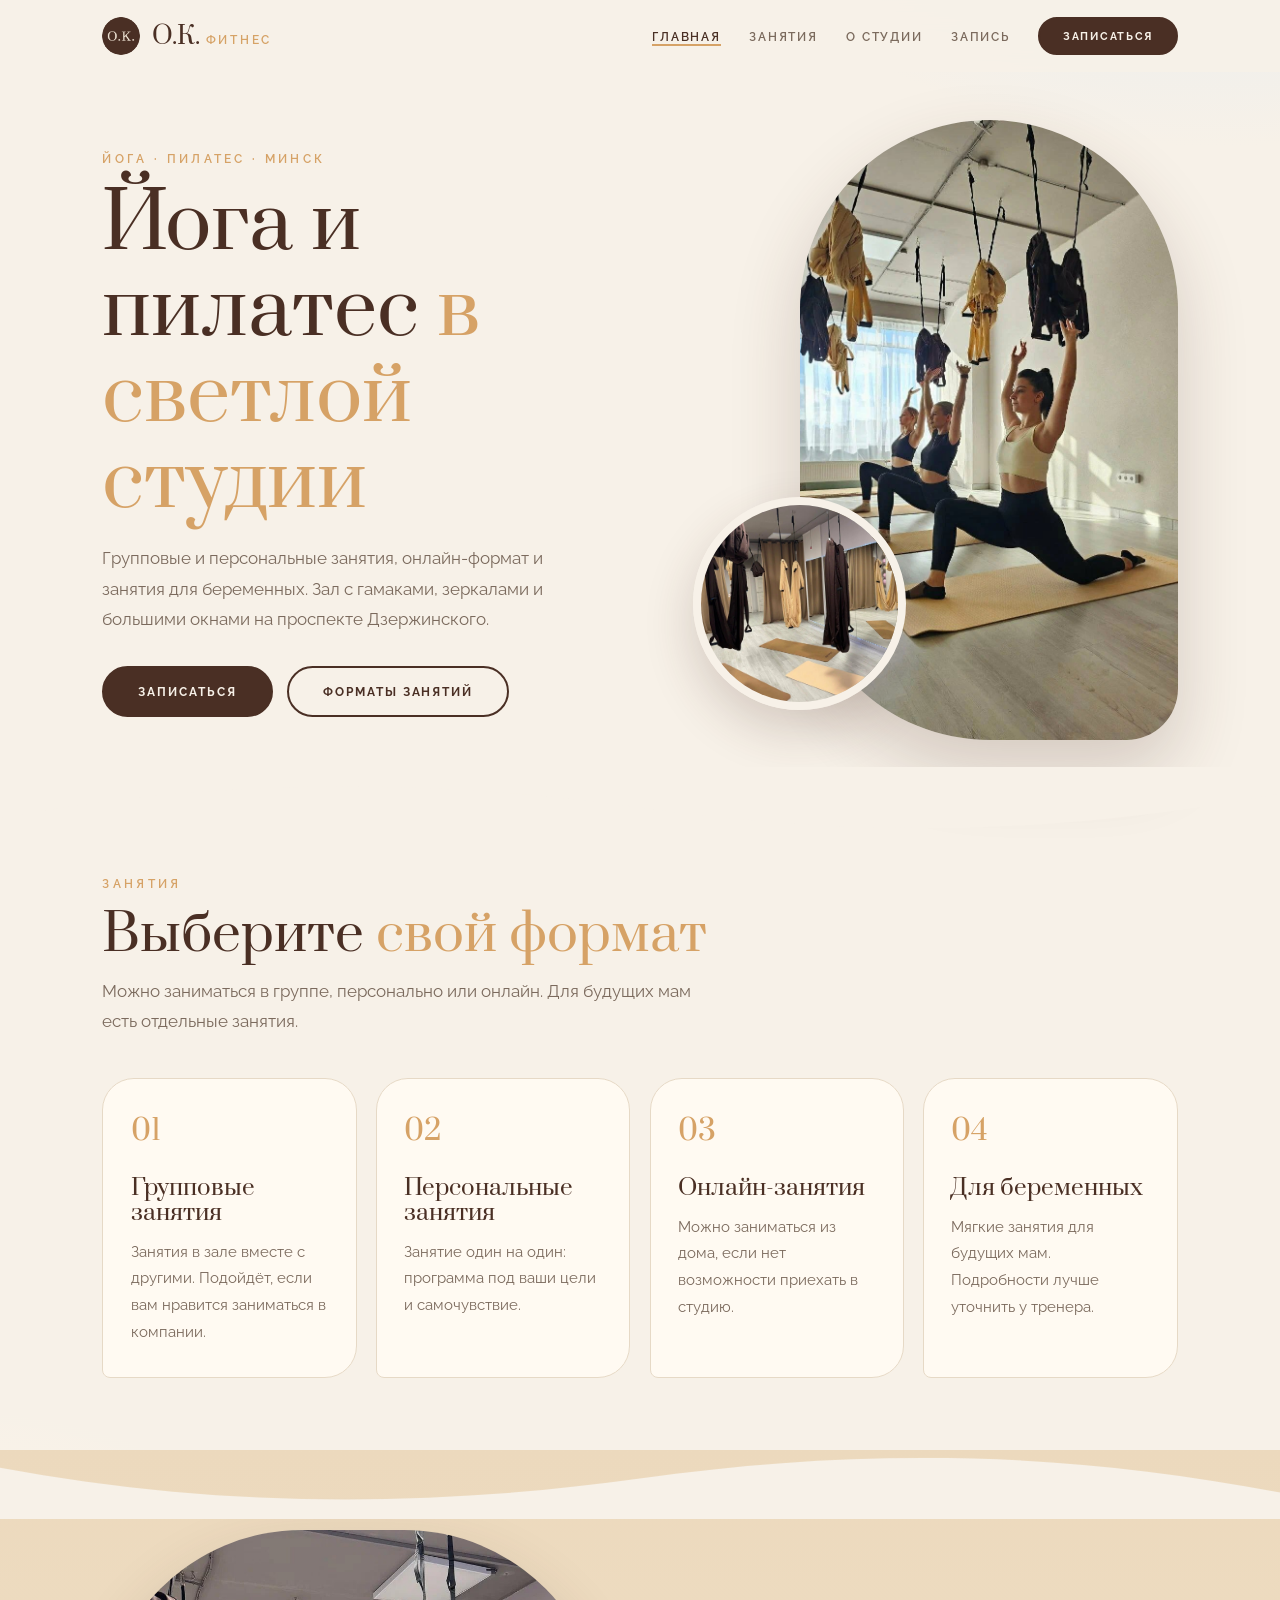
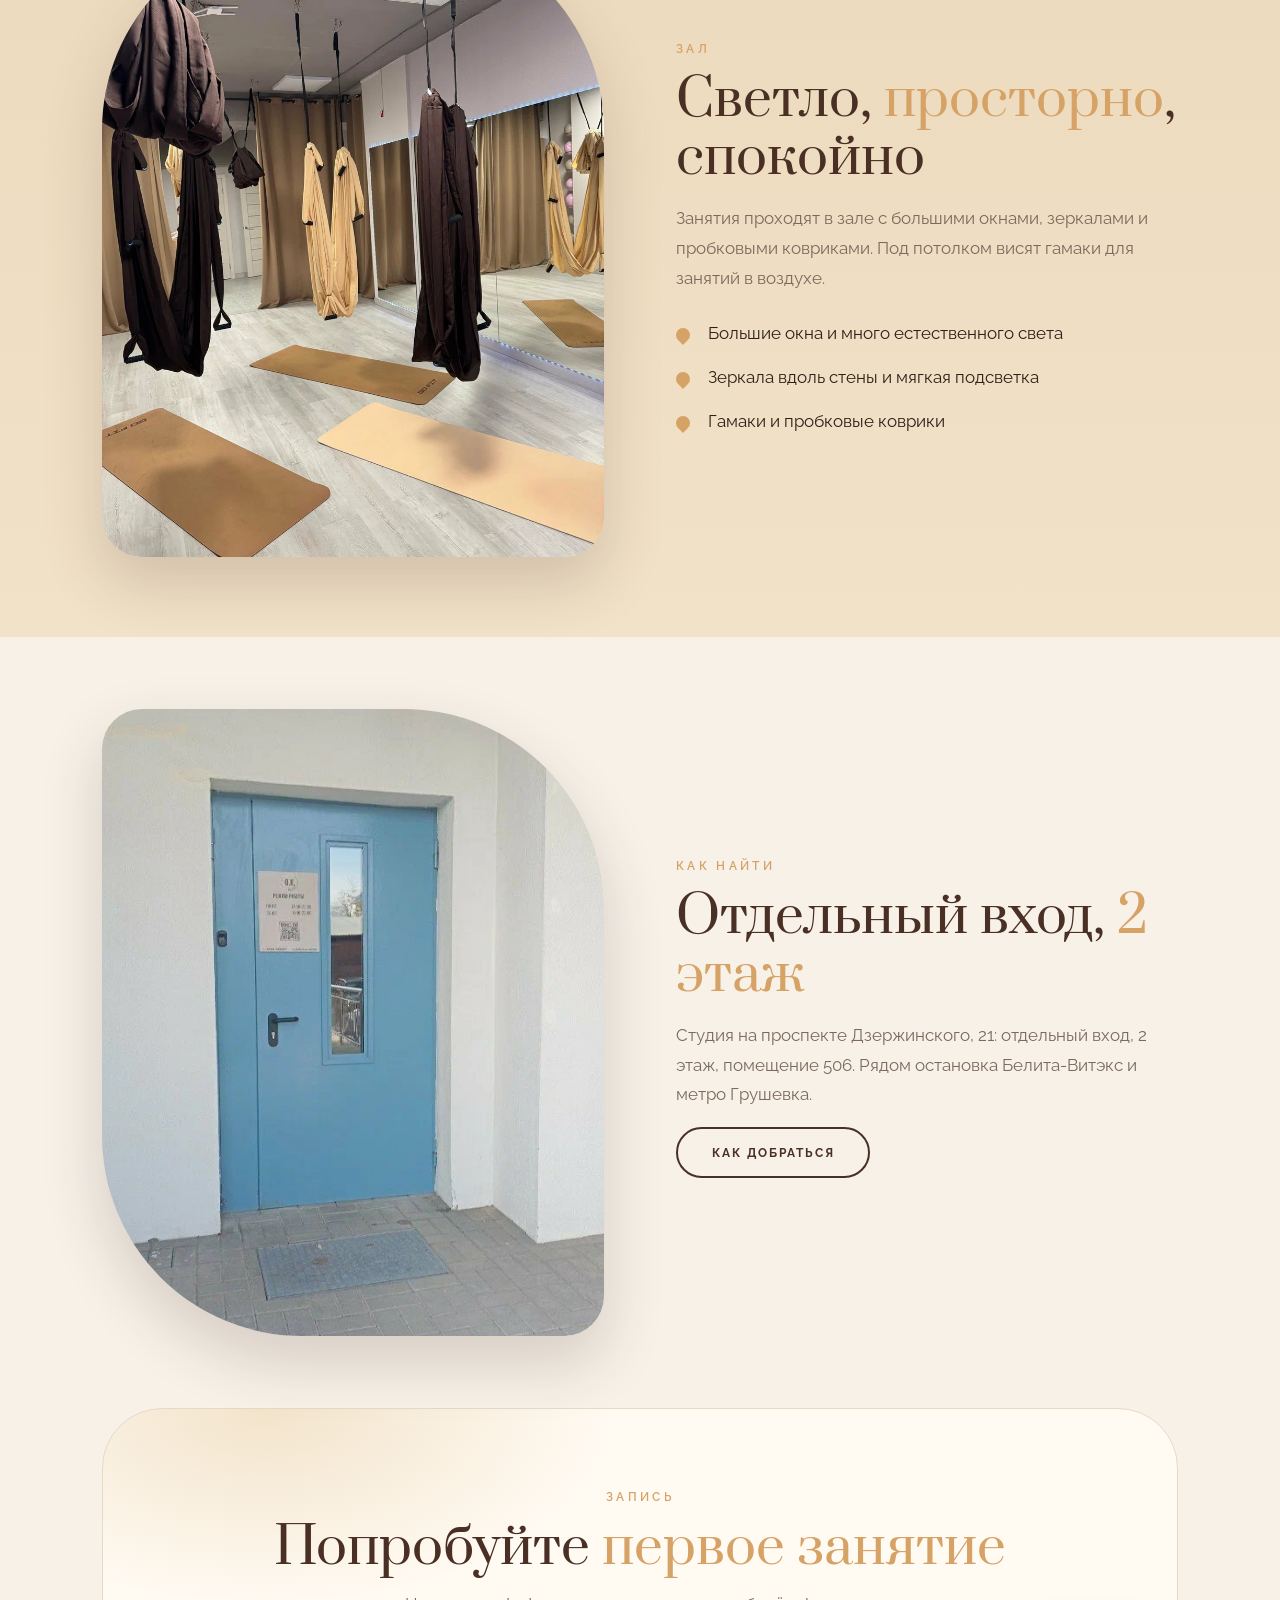
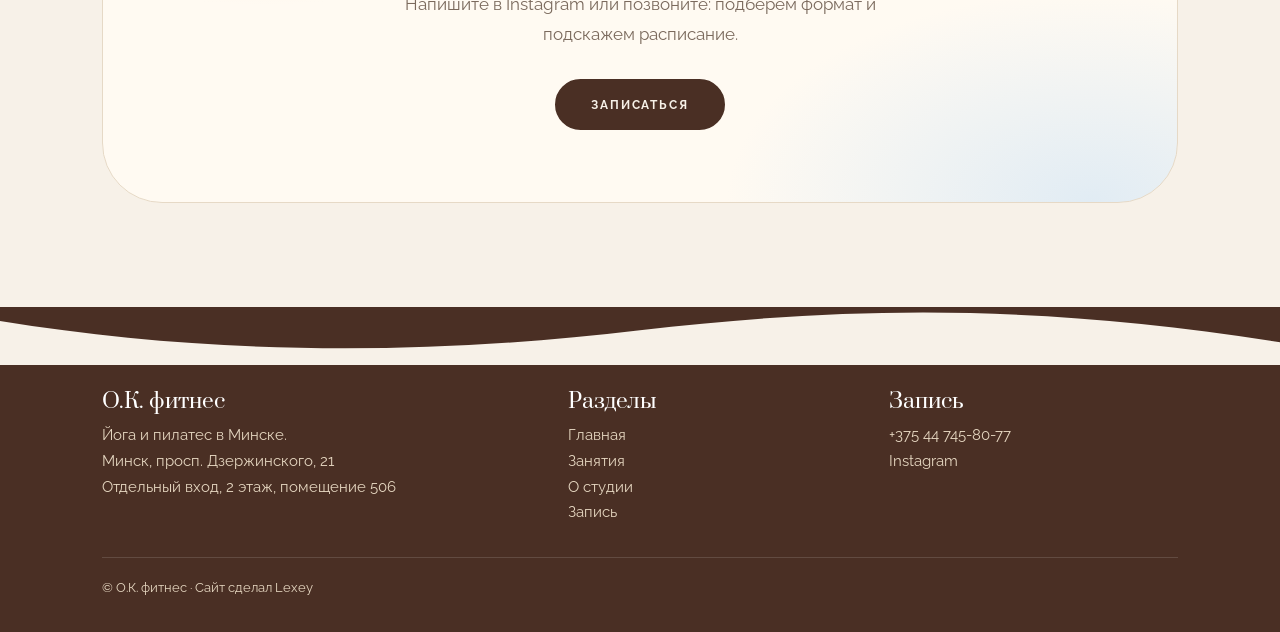
<file: index.html>
<!DOCTYPE html><html lang="ru"><head><meta charset="UTF-8"><meta name="viewport" content="width=device-width,initial-scale=1,viewport-fit=cover"><meta name="theme-color" content="#f7f1e8"><script>document.documentElement.className="js"</script><link rel="icon" href="favicon.ico" sizes="any"><link rel="icon" type="image/png" sizes="32x32" href="favicon-32.png"><link rel="apple-touch-icon" href="favicon-180.png"><link rel="preconnect" href="https://fonts.googleapis.com"><link rel="preconnect" href="https://fonts.gstatic.com" crossorigin><link href="https://fonts.googleapis.com/css2?family=Prata&family=Raleway:wght@400;500;600;700&display=swap" rel="stylesheet"><link rel="stylesheet" href="css/style.css"><title>О.К. фитнес — йога и пилатес в Минске, пр. Дзержинского, 21</title><meta name="description" content="О.К. фитнес: йога и пилатес в светлом зале с гамаками. Групповые и персональные занятия, онлайн-формат и занятия для беременных. Минск, пр. Дзержинского, 21."></head><body><header id="site-header"></header>
<main><section class="hero"><div class="wrap"><div><span class="eyebrow">Йога · пилатес · Минск</span><h1>Йога и пилатес <em>в светлой студии</em></h1><p>Групповые и персональные занятия, онлайн-формат и занятия для беременных. Зал с гамаками, зеркалами и большими окнами на проспекте Дзержинского.</p><div class="acts"><a class="btn" href="contacts.html">Записаться</a><a class="btn ghost" href="classes.html">Форматы занятий</a></div></div>
<div class="pics"><div class="big"><img src="images/class.jpg" alt="Занятие в зале О.К. фитнес" fetchpriority="high"></div><div class="sm"><img src="images/hammocks.jpg" style="object-position:30% 60%" alt="Гамаки в зале"></div></div></div></section>
<section style="padding-top:2rem"><div class="wrap"><div class="sec-head"><span class="eyebrow">Занятия</span><h2>Выберите <em>свой формат</em></h2><p>Можно заниматься в группе, персонально или онлайн. Для будущих мам есть отдельные занятия.</p></div><div class="grid4" id="formats"></div></div></section>
<div class="band"><div class="wrap"><div class="split"><div class="blob"><img src="images/hammocks.jpg" style="--pos:45% 60%" alt="Зал с гамаками и зеркалами" loading="lazy"></div><div><span class="eyebrow">Зал</span><h2>Светло, <em>просторно</em>, спокойно</h2><p>Занятия проходят в зале с большими окнами, зеркалами и пробковыми ковриками. Под потолком висят гамаки для занятий в воздухе.</p><ul class="facts"><li>Большие окна и много естественного света</li><li>Зеркала вдоль стены и мягкая подсветка</li><li>Гамаки и пробковые коврики</li></ul></div></div></div></div>
<section><div class="wrap"><div class="split rev"><div><span class="eyebrow">Как найти</span><h2>Отдельный вход, <em>2 этаж</em></h2><p>Студия на проспекте Дзержинского, 21: отдельный вход, 2 этаж, помещение 506. Рядом остановка Белита-Витэкс и метро Грушевка.</p><p><a class="btn ghost" href="contacts.html">Как добраться</a></p></div><div class="blob b2"><img src="images/door.jpg" style="--pos:40% 50%" alt="Вход в студию" loading="lazy"></div></div></div></section>
<section style="padding-top:0"><div class="wrap"><div class="cta"><span class="eyebrow">Запись</span><h2>Попробуйте <em>первое занятие</em></h2><p>Напишите в Instagram или позвоните: подберём формат и подскажем расписание.</p><a class="btn" href="contacts.html">Записаться</a></div></div></section></main><footer id="site-footer"></footer><script src="js/data.js"></script><script src="js/main.js"></script></body></html>
</file>
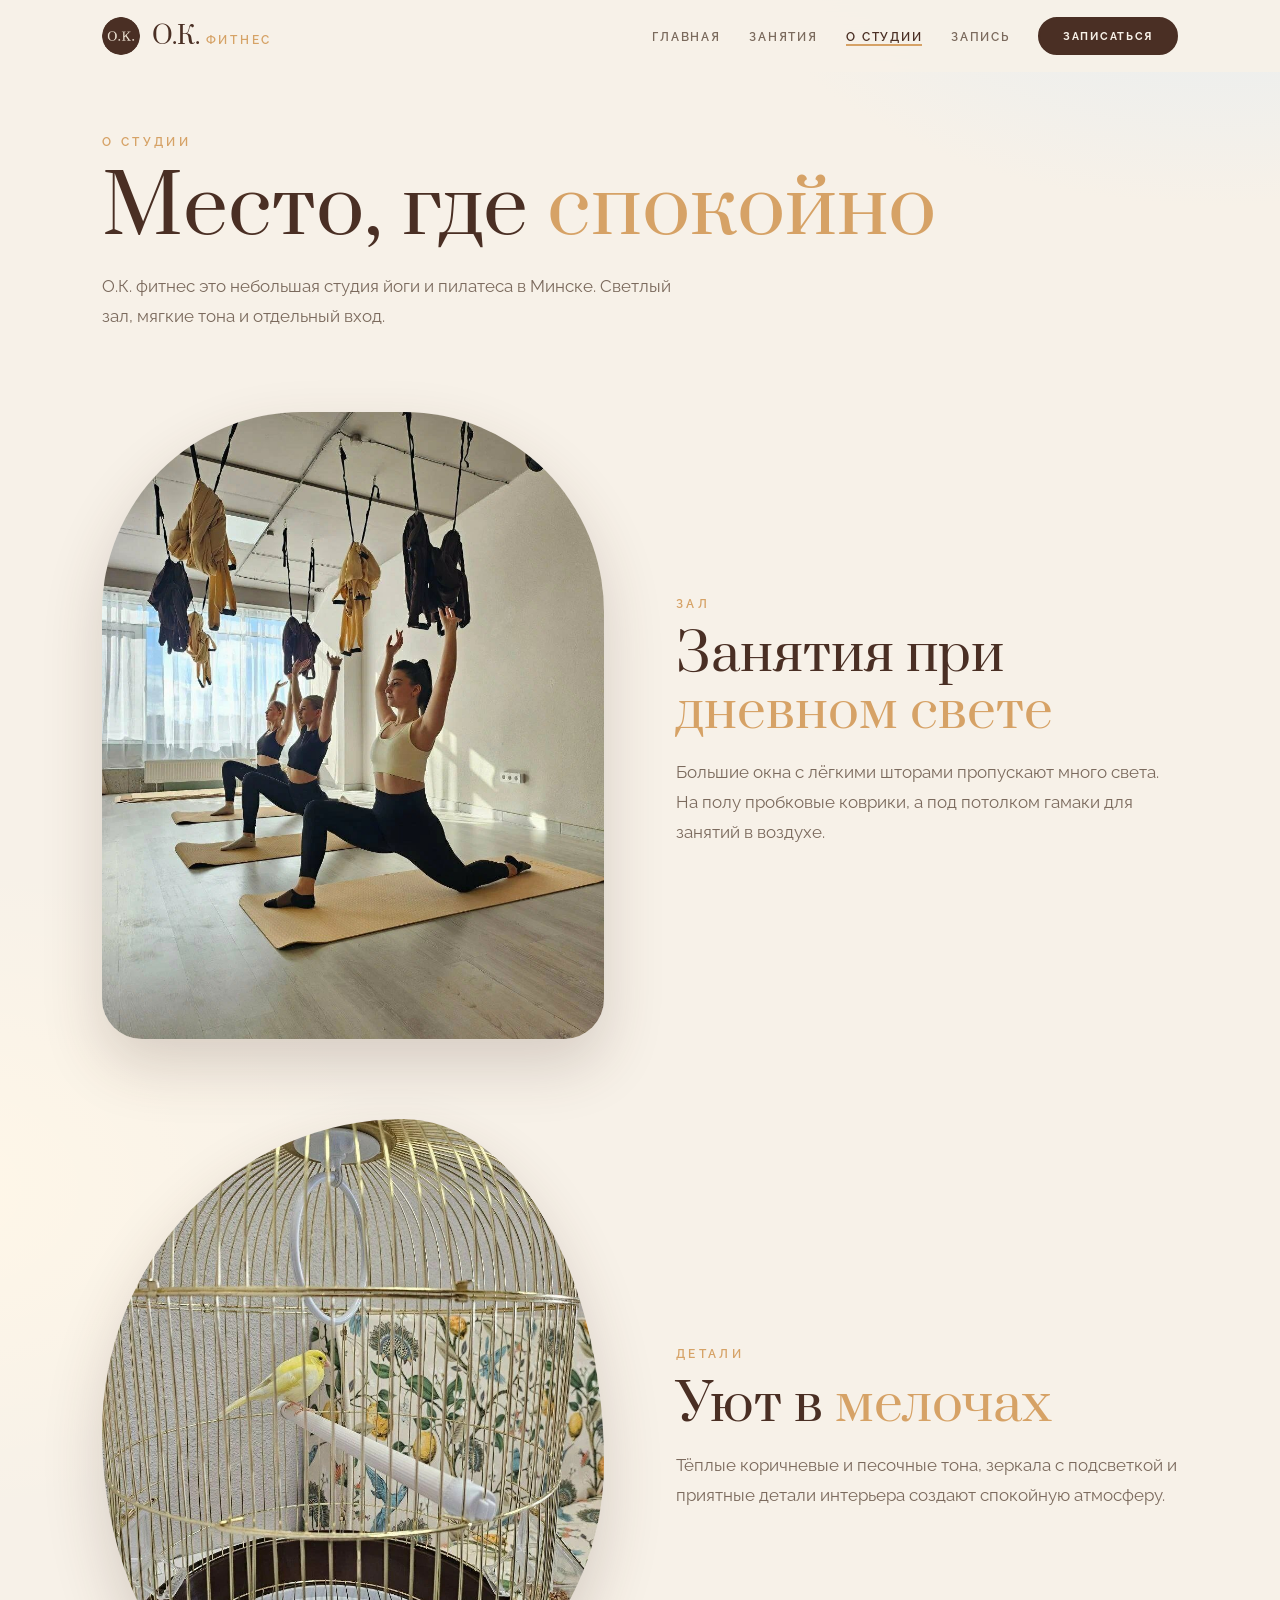
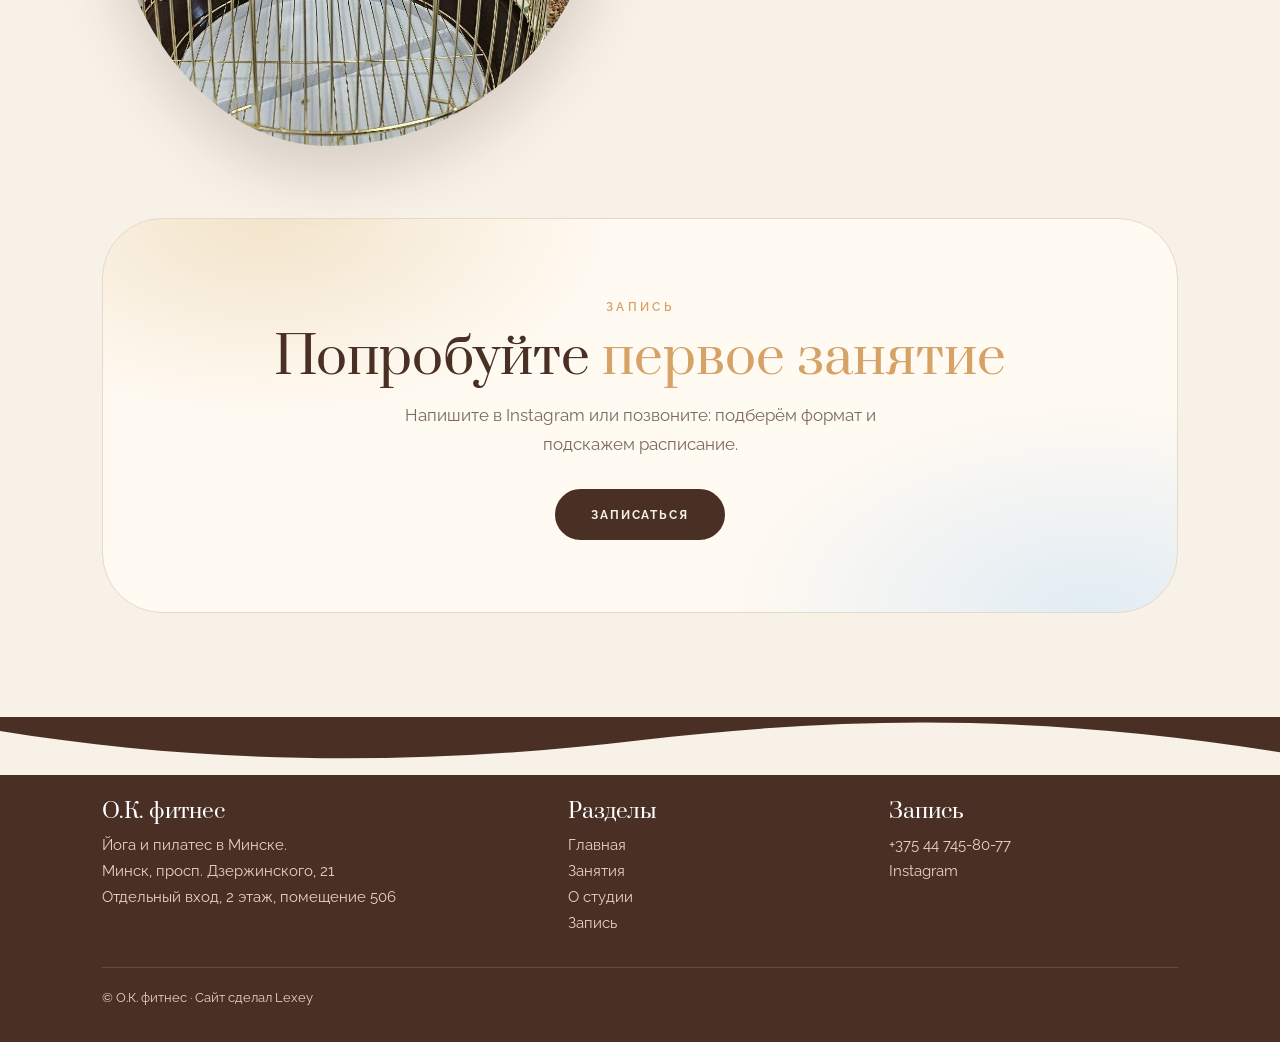
<file: about.html>
<!DOCTYPE html><html lang="ru"><head><meta charset="UTF-8"><meta name="viewport" content="width=device-width,initial-scale=1,viewport-fit=cover"><meta name="theme-color" content="#f7f1e8"><script>document.documentElement.className="js"</script><link rel="icon" href="favicon.ico" sizes="any"><link rel="icon" type="image/png" sizes="32x32" href="favicon-32.png"><link rel="apple-touch-icon" href="favicon-180.png"><link rel="preconnect" href="https://fonts.googleapis.com"><link rel="preconnect" href="https://fonts.gstatic.com" crossorigin><link href="https://fonts.googleapis.com/css2?family=Prata&family=Raleway:wght@400;500;600;700&display=swap" rel="stylesheet"><link rel="stylesheet" href="css/style.css"><title>О студии — О.К. фитнес, Минск</title><meta name="description" content="О студии О.К. фитнес в Минске: светлый зал с гамаками, зеркалами и пробковыми ковриками, отдельный вход."></head><body><header id="site-header"></header>
<main><div class="wrap page"><span class="eyebrow">О студии</span><h1 class="big">Место, где <em>спокойно</em></h1><p class="mut" style="max-width:580px">О.К. фитнес это небольшая студия йоги и пилатеса в Минске. Светлый зал, мягкие тона и отдельный вход.</p></div>
<section style="padding-top:1rem"><div class="wrap"><div class="split"><div class="blob"><img src="images/class.jpg" style="--pos:60% 50%" alt="Занятие в зале" loading="lazy"></div><div><span class="eyebrow">Зал</span><h2>Занятия при <em>дневном свете</em></h2><p>Большие окна с лёгкими шторами пропускают много света. На полу пробковые коврики, а под потолком гамаки для занятий в воздухе.</p></div></div>
<div class="split rev" style="margin-top:5rem"><div><span class="eyebrow">Детали</span><h2>Уют в <em>мелочах</em></h2><p>Тёплые коричневые и песочные тона, зеркала с подсветкой и приятные детали интерьера создают спокойную атмосферу.</p></div><div class="blob b3"><img src="images/bird.jpg" style="--pos:50% 40%" alt="Золотистая клетка с канарейкой" loading="lazy"></div></div></div></section>
<section style="padding-top:0"><div class="wrap"><div class="cta"><span class="eyebrow">Запись</span><h2>Попробуйте <em>первое занятие</em></h2><p>Напишите в Instagram или позвоните: подберём формат и подскажем расписание.</p><a class="btn" href="contacts.html">Записаться</a></div></div></section></main><footer id="site-footer"></footer><script src="js/data.js"></script><script src="js/main.js"></script></body></html>
</file>
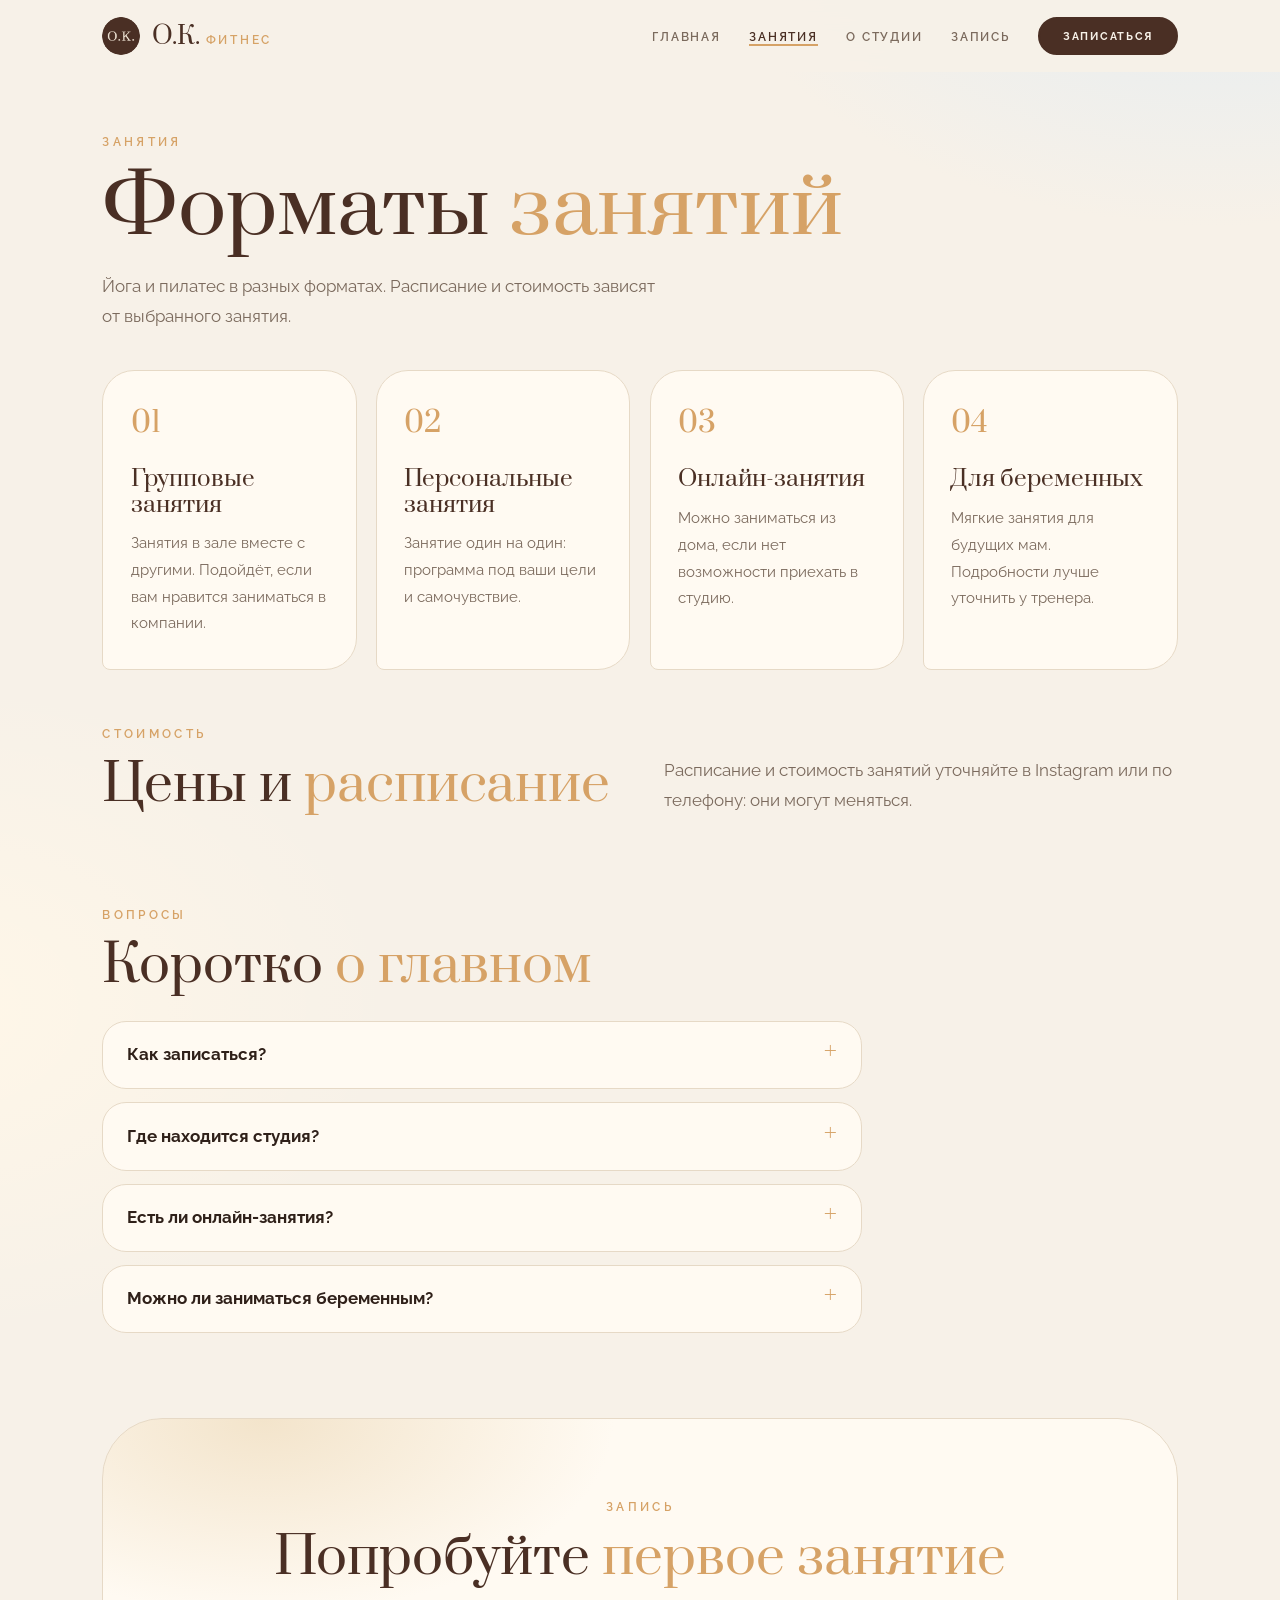
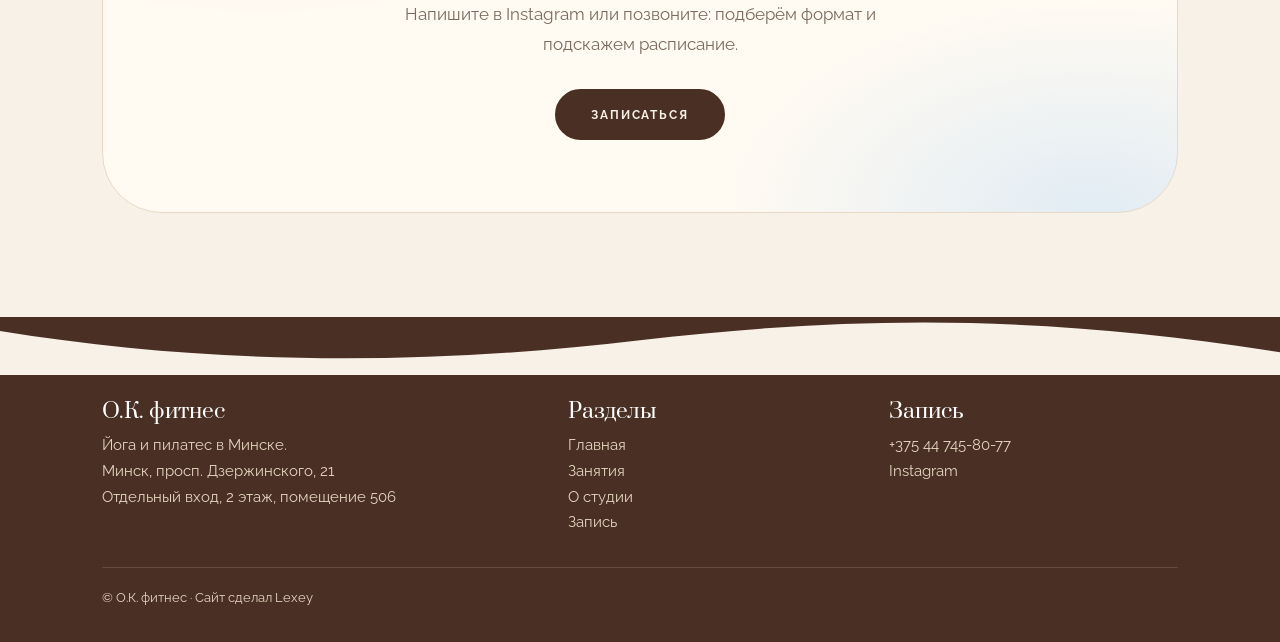
<file: classes.html>
<!DOCTYPE html><html lang="ru"><head><meta charset="UTF-8"><meta name="viewport" content="width=device-width,initial-scale=1,viewport-fit=cover"><meta name="theme-color" content="#f7f1e8"><script>document.documentElement.className="js"</script><link rel="icon" href="favicon.ico" sizes="any"><link rel="icon" type="image/png" sizes="32x32" href="favicon-32.png"><link rel="apple-touch-icon" href="favicon-180.png"><link rel="preconnect" href="https://fonts.googleapis.com"><link rel="preconnect" href="https://fonts.gstatic.com" crossorigin><link href="https://fonts.googleapis.com/css2?family=Prata&family=Raleway:wght@400;500;600;700&display=swap" rel="stylesheet"><link rel="stylesheet" href="css/style.css"><title>Занятия — О.К. фитнес, Минск</title><meta name="description" content="Форматы занятий О.К. фитнес: групповые, персональные, онлайн и для беременных. Йога и пилатес в Минске."></head><body><header id="site-header"></header>
<main><div class="wrap page"><span class="eyebrow">Занятия</span><h1 class="big">Форматы <em>занятий</em></h1><p class="mut" style="max-width:560px">Йога и пилатес в разных форматах. Расписание и стоимость зависят от выбранного занятия.</p><div class="grid4" id="formats" style="margin-top:2.4rem"></div></div>
<section style="padding-top:0"><div class="wrap two" style="display:grid;grid-template-columns:1fr 1fr;gap:3rem"><div><span class="eyebrow">Стоимость</span><h2>Цены и <em>расписание</em></h2></div><div id="prices" style="padding-top:2.4rem"></div></div></section>
<section style="padding-top:0"><div class="wrap"><span class="eyebrow">Вопросы</span><h2>Коротко <em>о главном</em></h2><div class="faq" style="margin-top:1.6rem">
<details><summary>Как записаться?</summary><p>Напишите в Instagram или позвоните. Подскажем свободное время и подберём формат занятия.</p></details>
<details><summary>Где находится студия?</summary><p>Минск, проспект Дзержинского, 21. Вход отдельный, 2 этаж, помещение 506. Рядом остановка Белита-Витэкс и станция метро Грушевка.</p></details>
<details><summary>Есть ли онлайн-занятия?</summary><p>Да, в студии можно заниматься онлайн. Детали формата уточняйте при записи.</p></details>
<details><summary>Можно ли заниматься беременным?</summary><p>Для будущих мам есть отдельные занятия. Подробности и ограничения лучше уточнить у тренера.</p></details></div></div></section>
<section style="padding-top:0"><div class="wrap"><div class="cta"><span class="eyebrow">Запись</span><h2>Попробуйте <em>первое занятие</em></h2><p>Напишите в Instagram или позвоните: подберём формат и подскажем расписание.</p><a class="btn" href="contacts.html">Записаться</a></div></div></section></main><footer id="site-footer"></footer><script src="js/data.js"></script><script src="js/main.js"></script></body></html>
</file>
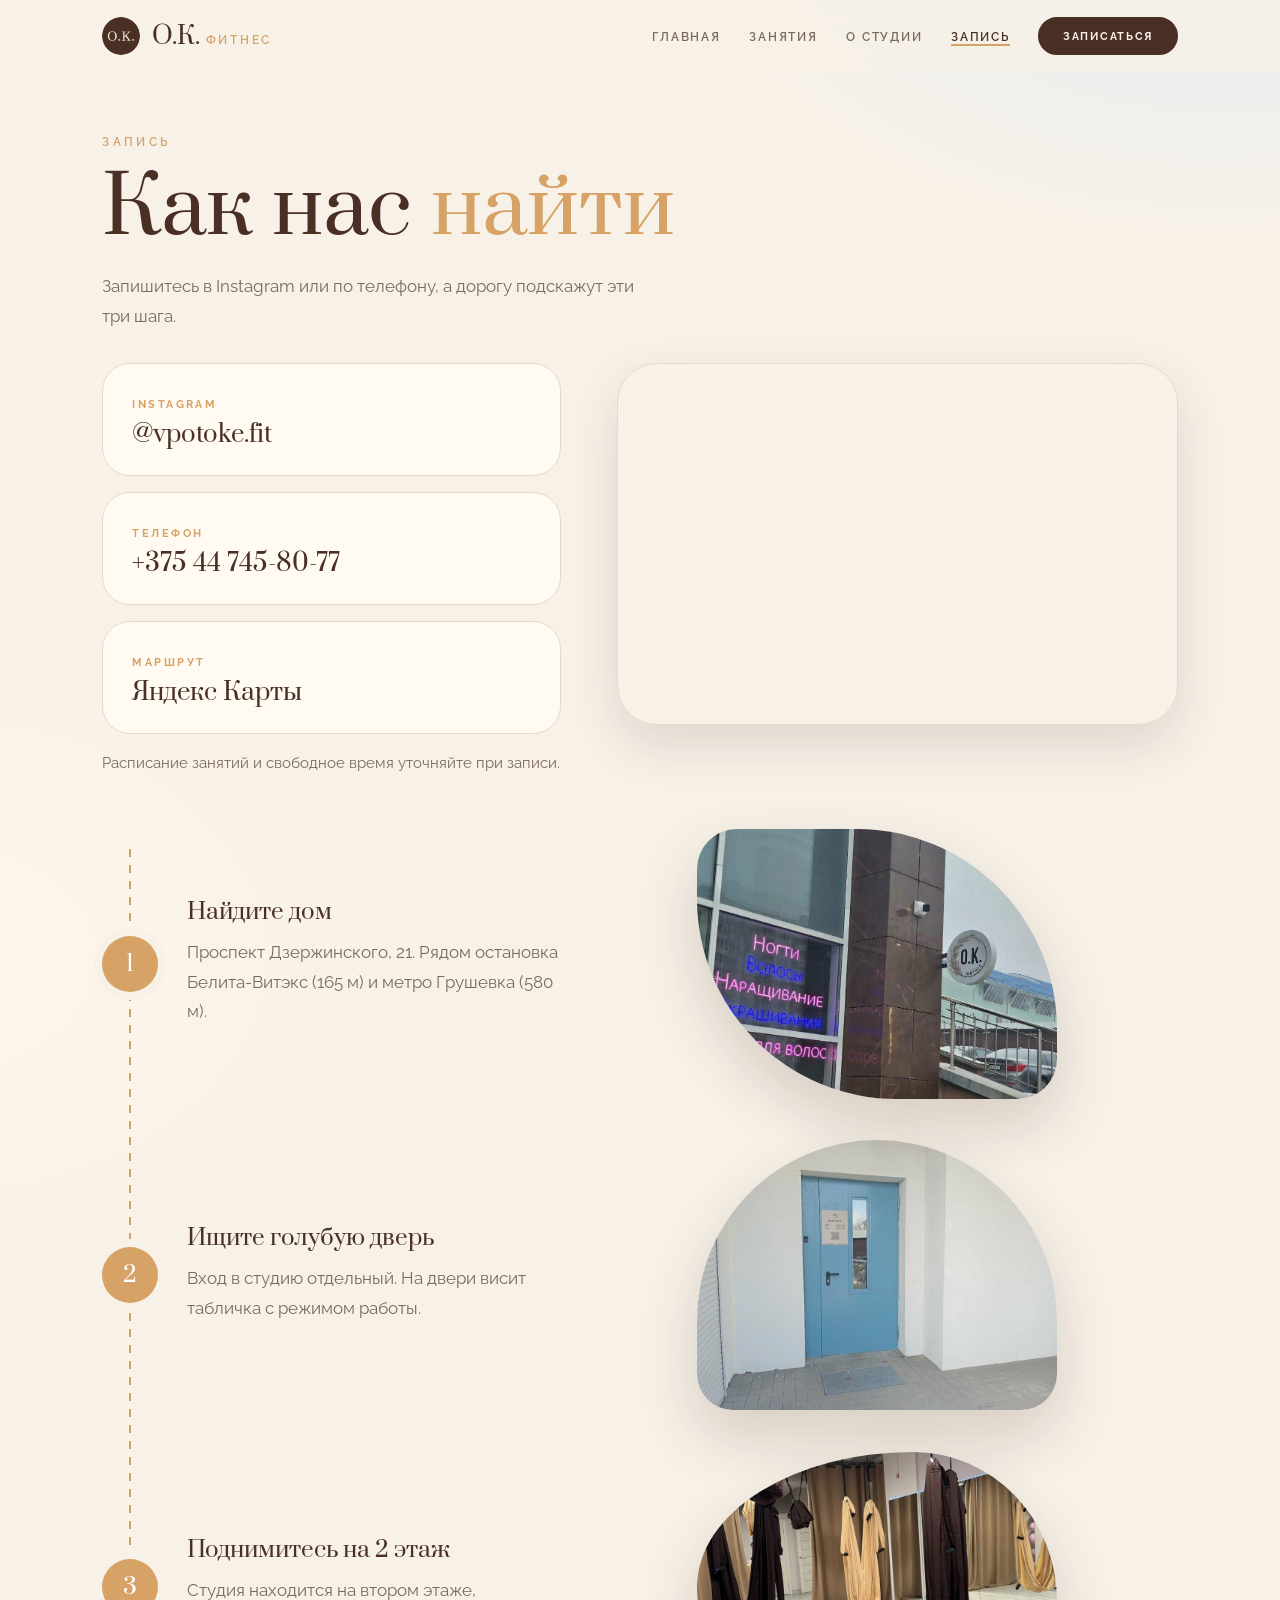
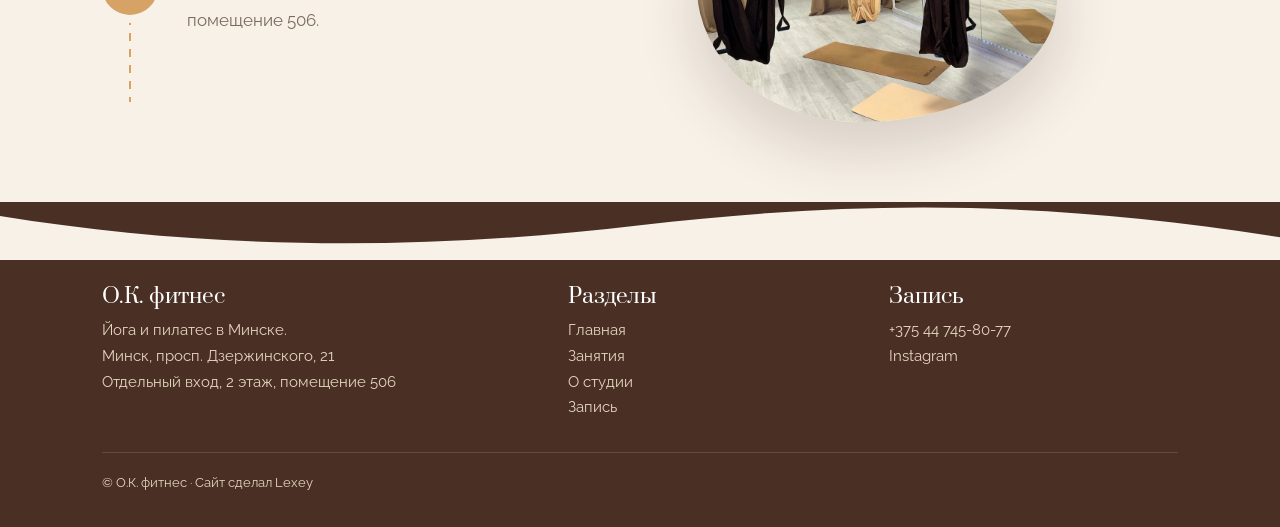
<file: contacts.html>
<!DOCTYPE html><html lang="ru"><head><meta charset="UTF-8"><meta name="viewport" content="width=device-width,initial-scale=1,viewport-fit=cover"><meta name="theme-color" content="#f7f1e8"><script>document.documentElement.className="js"</script><link rel="icon" href="favicon.ico" sizes="any"><link rel="icon" type="image/png" sizes="32x32" href="favicon-32.png"><link rel="apple-touch-icon" href="favicon-180.png"><link rel="preconnect" href="https://fonts.googleapis.com"><link rel="preconnect" href="https://fonts.gstatic.com" crossorigin><link href="https://fonts.googleapis.com/css2?family=Prata&family=Raleway:wght@400;500;600;700&display=swap" rel="stylesheet"><link rel="stylesheet" href="css/style.css"><title>Запись и как добраться — О.К. фитнес, Минск</title><meta name="description" content="Запись в О.К. фитнес: Instagram и телефон +375 44 745-80-77. Минск, просп. Дзержинского, 21, отдельный вход, 2 этаж, помещение 506."></head><body><header id="site-header"></header>
<main><div class="wrap page"><span class="eyebrow">Запись</span><h1 class="big">Как нас <em>найти</em></h1><p class="mut" style="max-width:560px">Запишитесь в Instagram или по телефону, а дорогу подскажут эти три шага.</p>
<div class="cnt"><div><a class="chan rv" data-ig href="#" target="_blank" rel="noopener"><small>Instagram</small><b>@vpotoke.fit</b></a><a class="chan rv" data-tel href="#"><small>Телефон</small><b data-site="phone"></b></a><a class="chan rv" data-map href="#" target="_blank" rel="noopener"><small>Маршрут</small><b>Яндекс Карты</b></a><p class="mut" style="font-size:.92rem">Расписание занятий и свободное время уточняйте при записи.</p></div>
<div class="mapw rv"><iframe title="Карта: О.К. фитнес" loading="lazy" src="https://yandex.by/map-widget/v1/?ll=27.509068%2C53.883277&z=17&pt=27.509068%2C53.883277%2Cpm2rdm"></iframe></div></div>
<div class="steps"><div class="step"><div class="nm">1</div><div><h3>Найдите дом</h3><p>Проспект Дзержинского, 21. Рядом остановка Белита-Витэкс (165 м) и метро Грушевка (580 м).</p></div><div class="blob b2"><img src="images/sign.jpg" style="--pos:85% 45%" alt="Вывеска О.К. фитнес у дома" loading="lazy"></div></div>
<div class="step"><div class="nm">2</div><div><h3>Ищите голубую дверь</h3><p>Вход в студию отдельный. На двери висит табличка с режимом работы.</p></div><div class="blob"><img src="images/door.jpg" style="--pos:40% 50%" alt="Вход в студию" loading="lazy"></div></div>
<div class="step"><div class="nm">3</div><div><h3>Поднимитесь на 2 этаж</h3><p>Студия находится на втором этаже, помещение 506.</p></div><div class="blob b3"><img src="images/hammocks.jpg" style="--pos:45% 60%" alt="Зал студии" loading="lazy"></div></div></div></div></main><footer id="site-footer"></footer><script src="js/data.js"></script><script src="js/main.js"></script></body></html>
</file>
<file: css/style.css>
:root{--bg:#f7f1e8;--sun:#fff7e8;--sky:#e1ecf4;--brown:#4a2f24;--cork:#d6a266;--sand:#ecd9bd;--ink:#2f2019;--mut:#7b6a5d;--line:#e6d9c6;--fd:"Prata","Georgia","Times New Roman",serif;
--wave:url("data:image/svg+xml,%3Csvg xmlns='http://www.w3.org/2000/svg' viewBox='0 0 1440 90' preserveAspectRatio='none'%3E%3Cpath fill='%23f7f1e8' d='M0 0h1440v34C1180 90 960 90 720 52 480 14 240 14 0 66z'/%3E%3C/svg%3E")}
*{box-sizing:border-box}html{scroll-behavior:smooth;background:var(--bg);-webkit-text-size-adjust:100%}
body{margin:0;font:400 17px/1.75 "Raleway",system-ui,-apple-system,"Segoe UI",Roboto,sans-serif;color:var(--ink);background:radial-gradient(800px 520px at 95% -5%,var(--sky),transparent 65%),radial-gradient(700px 500px at -5% 45%,var(--sun),transparent 65%),var(--bg)}
img{max-width:100%;display:block}a{color:inherit;-webkit-tap-highlight-color:transparent;touch-action:manipulation}h1,h2,h3{font-family:var(--fd);font-weight:400;line-height:1.12;margin:0 0 .8rem;color:var(--brown)}
h1{font-size:clamp(2.6rem,6.5vw,4.8rem)}h2{font-size:clamp(2rem,4.6vw,3.2rem)}h3{font-size:1.4rem}h1 em,h2 em{font-style:normal;color:var(--cork)}.wrap{max-width:1120px;margin:0 auto;padding:0 1.4rem}section{padding:4.5rem 0}.mut{color:var(--mut)}
.eyebrow{display:inline-block;font:600 .74rem "Raleway",sans-serif;letter-spacing:.28em;text-transform:uppercase;color:var(--cork);margin-bottom:1rem}
main{overflow-x:clip;animation:pg .6s ease both}@keyframes pg{from{opacity:0;transform:translateY(8px)}}body.leave main{opacity:0;transition:opacity .2s}
.js .rv{opacity:0;transform:translateY(22px);transition:opacity .8s ease,transform .8s ease,box-shadow .3s,border-color .3s}.js .rv.in{opacity:1;transform:none}
header{position:sticky;top:0;z-index:20;background:#f7f1e8ec;backdrop-filter:blur(12px);-webkit-backdrop-filter:blur(12px);padding-top:env(safe-area-inset-top,0)}
.bar{display:flex;align-items:center;gap:1rem;height:72px}.logo{display:flex;align-items:center;gap:.7rem;text-decoration:none;font:400 1.5rem var(--fd);color:var(--brown)}.logo img{border-radius:50%}.logo i{font-style:normal;font:600 .72rem "Raleway",sans-serif;letter-spacing:.24em;text-transform:uppercase;color:var(--cork)}
nav{display:flex;gap:1.8rem;align-items:center;margin-left:auto}nav a{text-decoration:none;font:600 .78rem "Raleway",sans-serif;letter-spacing:.14em;text-transform:uppercase;color:var(--mut)}nav a:hover,nav a.on{color:var(--brown)}nav a.on:not(.btn){box-shadow:0 2px 0 var(--cork)}
#burger{display:none;margin-left:auto;background:var(--brown);border:0;border-radius:50%;width:46px;height:46px;cursor:pointer;place-items:center}#burger i{display:block;width:18px;height:1.5px;background:#f7f1e8;margin:3px 0}
.btn{display:inline-block;background:var(--brown);color:#f7f1e8!important;padding:1rem 2.1rem;border-radius:999px;font:700 .78rem "Raleway",sans-serif;letter-spacing:.16em;text-transform:uppercase;text-decoration:none;border:2px solid var(--brown);transition:transform .25s,box-shadow .25s,background-color .25s;cursor:pointer}.btn:hover{transform:translateY(-2px);box-shadow:0 14px 30px #4a2f2440}
.btn.ghost{background:none;color:var(--brown)!important}.btn.ghost:hover{background:var(--brown);color:#f7f1e8!important}.btn.sm{padding:.65rem 1.4rem;font-size:.68rem}.acts{display:flex;gap:.9rem;flex-wrap:wrap;margin-top:2rem}
.hero{padding:3rem 0 6rem;position:relative}.hero .wrap{display:grid;grid-template-columns:1.05fr .95fr;gap:3.5rem;align-items:center}.hero p{max-width:480px;color:var(--mut);font-size:1.08rem}
.pics{position:relative;height:620px}.pics .big{position:absolute;right:0;top:0;width:78%;height:100%;border-radius:220px 220px 60px 220px;overflow:hidden;box-shadow:0 30px 70px #4a2f2433}.pics .big img{width:100%;height:100%;object-fit:cover;object-position:60% 50%}
.pics .sm{position:absolute;left:0;bottom:30px;width:44%;aspect-ratio:1/1;border-radius:50%;overflow:hidden;border:8px solid var(--bg);box-shadow:0 20px 50px #4a2f2433}.pics .sm img{width:100%;height:100%;object-fit:cover}
.hero::after{content:"";position:absolute;left:0;right:0;bottom:-1px;height:70px;background:var(--wave) center/100% 100% no-repeat}
.band{background:linear-gradient(180deg,var(--sand),#f1e2c8);position:relative;padding:5rem 0}.band::before{content:"";position:absolute;left:0;right:0;top:-1px;height:70px;background:var(--wave) center/100% 100% no-repeat;transform:scaleY(-1)}
.sec-head{max-width:620px;margin-bottom:2.6rem}.sec-head p{color:var(--mut);margin:0}
.grid4{display:grid;grid-template-columns:repeat(4,1fr);gap:1.2rem}.card{background:#fffaf2;border:1px solid var(--line);border-radius:32px 32px 32px 8px;padding:2rem 1.7rem;position:relative}.js .card.in:hover{transform:translateY(-6px);box-shadow:0 22px 46px #4a2f2422}.card .n{font:400 1.8rem var(--fd);color:var(--cork);display:block;margin-bottom:1.6rem}.card p{color:var(--mut);font-size:.95rem;margin:0}
.split{display:grid;grid-template-columns:1fr 1fr;gap:4.5rem;align-items:center}.split.rev>:first-child{order:2}.split p{color:var(--mut)}
.blob{overflow:hidden;box-shadow:0 26px 60px #4a2f2430;border-radius:200px 200px 40px 40px}.blob img{width:100%;aspect-ratio:4/5;object-fit:cover;object-position:var(--pos,center)}.blob.b2{border-radius:40px 200px 40px 200px}.blob.b3{border-radius:60% 40% 55% 45% / 50% 55% 45% 50%}
.facts{display:grid;gap:.9rem;margin-top:1.6rem;padding:0;list-style:none}.facts li{padding-left:2rem;position:relative}.facts li::before{content:"";position:absolute;left:0;top:.55rem;width:14px;height:14px;border-radius:50% 50% 50% 0;background:var(--cork);transform:rotate(-45deg)}
.cta{text-align:center;border-radius:60px;padding:4.5rem 1.6rem;background:radial-gradient(500px 280px at 15% 0,#f3e4cb,transparent 70%),radial-gradient(520px 300px at 92% 100%,var(--sky),transparent 70%),#fffaf2;border:1px solid var(--line)}.cta p{max-width:480px;margin:0 auto 1.8rem;color:var(--mut)}
.pl{display:flex;align-items:baseline;gap:.7rem;padding:.7rem 0}.pl small{display:block;color:var(--mut);font-size:.82rem}.pl i{flex:1;border-bottom:1px dotted #b9a58b;transform:translateY(-5px)}.pl b{font:400 1.5rem var(--fd);color:var(--brown)}
.faq details{background:#fffaf2;border:1px solid var(--line);border-radius:24px;margin-bottom:.8rem;max-width:760px}.faq summary{cursor:pointer;padding:1.15rem 1.5rem;font-weight:700;list-style:none;display:flex;justify-content:space-between;gap:1rem}.faq summary::after{content:"+";color:var(--cork);font:400 1.5rem var(--fd);line-height:1}.faq details[open] summary::after{content:"−"}.faq details p{margin:0;padding:0 1.5rem 1.3rem;color:var(--mut)}
.steps{display:grid;gap:2.6rem;margin-top:2.4rem;position:relative}.steps::before{content:"";position:absolute;left:27px;top:20px;bottom:20px;width:2px;background:repeating-linear-gradient(var(--cork) 0 8px,transparent 8px 16px)}.step{display:grid;grid-template-columns:56px 1fr 1fr;gap:1.8rem;align-items:center;position:relative}.step .nm{width:56px;height:56px;border-radius:50%;background:var(--cork);color:#fff;display:grid;place-items:center;font:400 1.4rem var(--fd);box-shadow:0 0 0 8px var(--bg)}.step p{color:var(--mut);margin:0;max-width:380px}.step .blob{max-width:360px}.step .blob img{aspect-ratio:4/3}
.cnt{display:grid;grid-template-columns:.9fr 1.1fr;gap:3.5rem;align-items:start;margin-top:2rem}.chan{display:block;text-decoration:none;background:#fffaf2;border:1px solid var(--line);border-radius:28px;padding:1.5rem 1.8rem;margin-bottom:1rem}.js .chan.in:hover{border-color:var(--cork);transform:translateY(-3px)}.chan small{font:700 .7rem "Raleway",sans-serif;letter-spacing:.22em;text-transform:uppercase;color:var(--cork)}.chan b{display:block;font:400 1.5rem var(--fd);color:var(--brown)}
.mapw{border-radius:40px;overflow:hidden;border:1px solid var(--line);box-shadow:0 20px 50px #4a2f2422}.mapw iframe{width:100%;height:360px;border:0;display:block;filter:sepia(.3) saturate(.85)}
.page{padding-top:3.4rem;padding-bottom:3rem}.big{font-size:clamp(2.8rem,7vw,5rem)}
footer{margin-top:2rem;background:var(--brown);color:#e5d6c0;padding:3.4rem 0 2rem;font-size:.92rem;position:relative}footer::before{content:"";position:absolute;left:0;right:0;top:-1px;height:60px;background:var(--wave) center/100% 100% no-repeat;transform:scaleY(-1) translateY(1px)}.foot{display:grid;grid-template-columns:1.5fr 1fr 1fr;gap:2rem;padding-top:1.6rem}footer a{text-decoration:none}footer a:hover{color:var(--cork)}footer b{display:block;font:400 1.3rem var(--fd);color:#fff;margin-bottom:.4rem}.copy{margin-top:2rem;padding-top:1.2rem;border-top:1px solid #ffffff22;font-size:.8rem}
@media(max-width:900px){.hero .wrap,.split,.cnt,.foot{grid-template-columns:1fr;gap:2.6rem}.split.rev>:first-child{order:0}.grid4{grid-template-columns:1fr 1fr}.pics{height:520px;max-width:460px}.step{grid-template-columns:56px 1fr;gap:1.2rem}.step .blob{grid-column:2}}
@media(max-width:640px){section{padding:3rem 0}#burger{display:grid}nav{display:none;position:absolute;left:0;right:0;top:calc(73px + env(safe-area-inset-top,0px));background:var(--bg);border-bottom:1px solid var(--line);flex-direction:column;align-items:flex-start;padding:1.2rem 1.4rem;gap:1.2rem;margin:0}nav.open{display:flex}.hero{padding:2rem 0 5rem}.acts .btn{flex:1 1 100%;text-align:center}.grid4{grid-template-columns:1fr}.pics{height:430px}.cta{padding:3rem 1.2rem;border-radius:40px}.steps::before{left:27px}.mapw iframe{height:300px}}
@media(hover:none){.js .card.in:hover,.js .chan.in:hover{transform:none}}
@media(prefers-reduced-motion:reduce){*{animation:none!important;transition:none!important}.js .rv{opacity:1;transform:none}}
</file>
